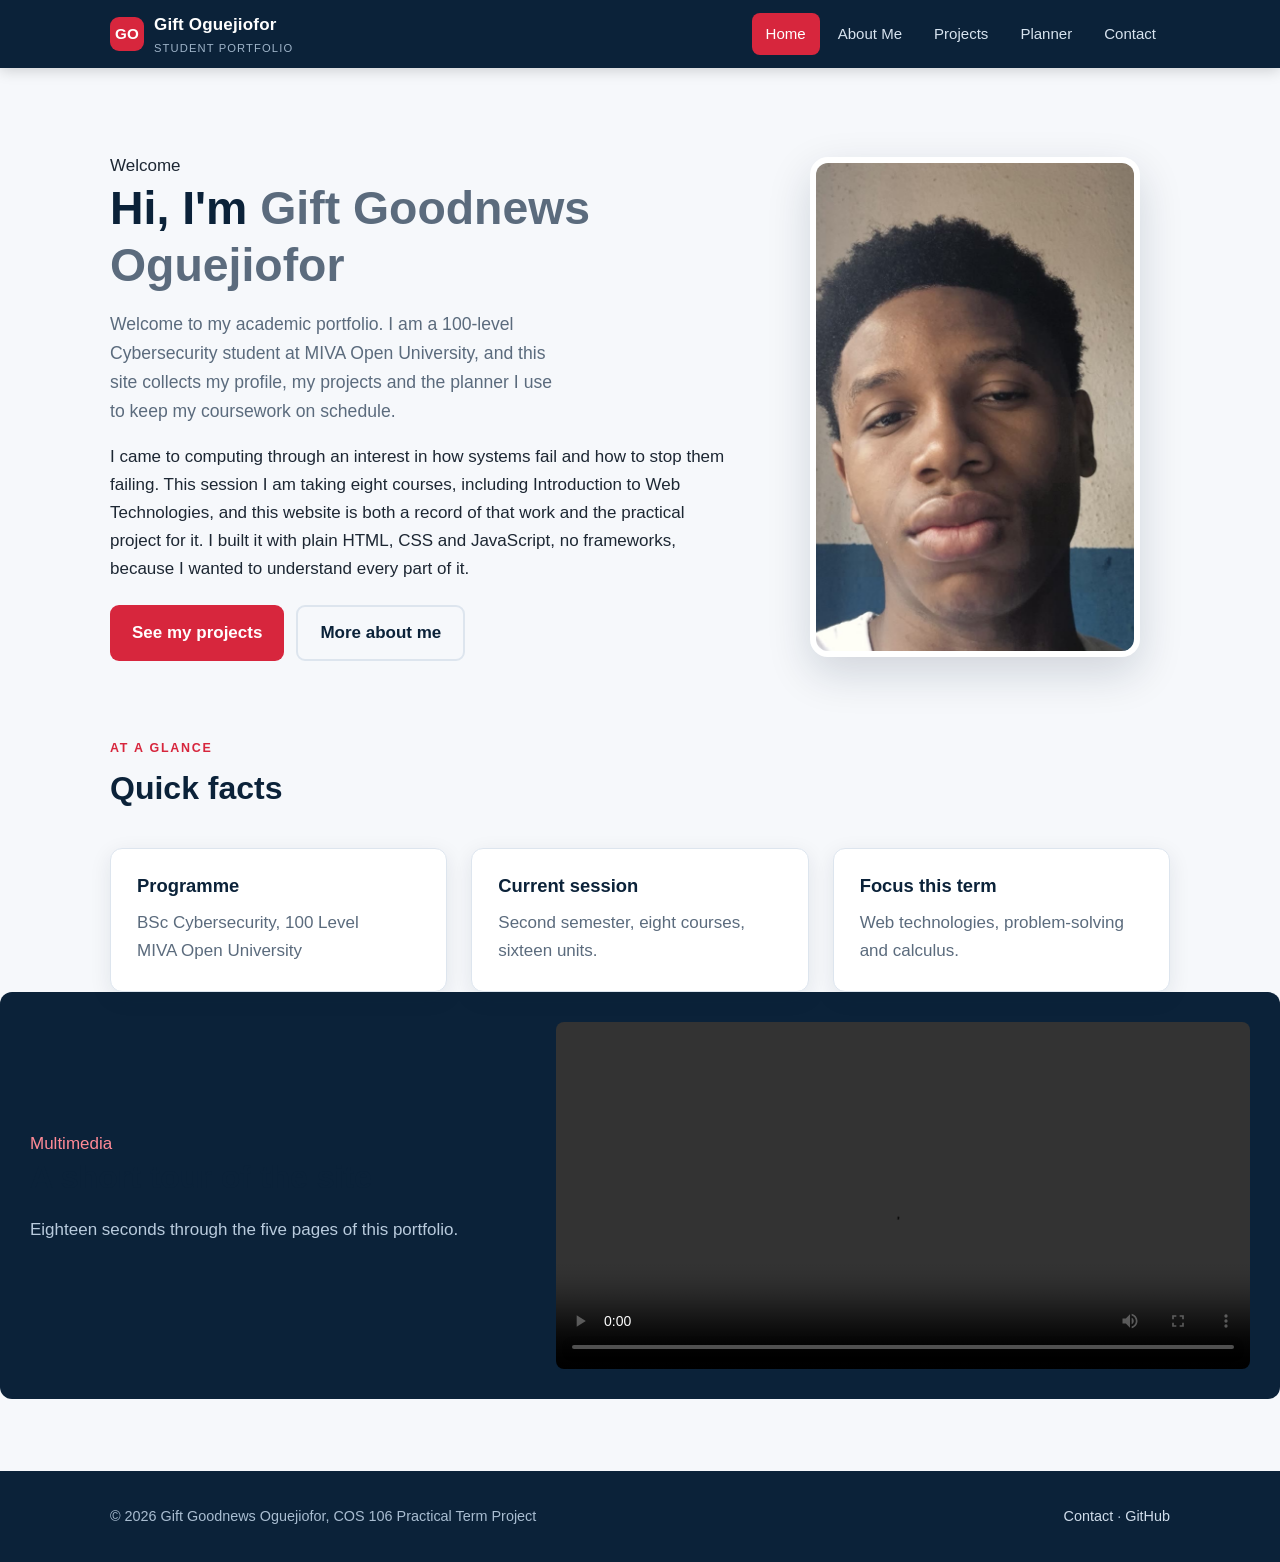
<file: index.html>
<!DOCTYPE html>
<html lang="en">
<head>
 <meta charset="UTF-8">
 <meta name="viewport" content="width=device-width, initial-scale=1.0">
 <title>Home | Gift Goodnews Oguejiofor, Student Portfolio</title>
 <meta name="description" content="Academic portfolio and study planner for a MIVA University student.">
 <link rel="stylesheet" href="css/style.css">
</head>
<body>

 <!-- ================= HEADER / NAVIGATION ================= -->
 <header class="site-header">
  <div class="container nav-bar">
   <a class="brand" href="index.html">
    <span class="mark" aria-hidden="true">GO</span>
    <span>
     Gift Oguejiofor
     <small>Student Portfolio</small>
    </span>
   </a>

   <button class="nav-toggle" id="navToggle" aria-expanded="false" aria-controls="navLinks" aria-label="Open menu">
    &#9776;
   </button>

   <nav aria-label="Main navigation">
    <ul class="nav-links" id="navLinks">
     <li><a href="index.html" aria-current="page">Home</a></li>
     <li><a href="about.html">About Me</a></li>
     <li><a href="projects.html">Projects</a></li>
     <li><a href="planner.html">Planner</a></li>
     <li><a href="contact.html">Contact</a></li>
    </ul>
   </nav>
  </div>
 </header>

 <main>
  <div class="container">

   <!-- ================= HERO ================= -->
   <section class="hero" aria-labelledby="heroTitle">
    <div class="hero-text">
     <span class="eyebrow">Welcome</span>
     <h1 id="heroTitle">Hi, I'm <span class="muted">Gift Goodnews Oguejiofor</span></h1>
     <p class="lead">
      Welcome to my academic portfolio. I am a 100-level Cybersecurity student at
      MIVA Open University, and this site collects my profile, my projects and the
      planner I use to keep my coursework on schedule.
     </p>
     <p>
      I came to computing through an interest in how systems fail and how to stop
      them failing. This session I am taking eight courses, including Introduction
      to Web Technologies, and this website is both a record of that work and the
      practical project for it. I built it with plain HTML, CSS and JavaScript, 
      no frameworks, because I wanted to understand every part of it.
     </p>
     <div class="btn-row">
      <a class="btn" href="projects.html">See my projects</a>
      <a class="btn btn--ghost" href="about.html">More about me</a>
     </div>
    </div>

    <figure class="hero-photo">
     <img src="images/photo.jpg" alt="Portrait photograph of Gift Goodnews Oguejiofor" width="400" height="500">
     <figcaption class="sr-only">Photograph of Gift Goodnews Oguejiofor</figcaption>
    </figure>
   </section>

   <!-- ================= QUICK FACTS ================= -->
   <section aria-labelledby="factsTitle">
    <div class="page-head">
     <span class="eyebrow">At a glance</span>
     <h2 id="factsTitle">Quick facts</h2>
    </div>

    <div class="card-grid">
     <article class="card">
      <h3>Programme</h3>
      <p class="muted">BSc Cybersecurity, 100 Level<br>MIVA Open University</p>
     </article>
     <article class="card">
      <h3>Current session</h3>
      <p class="muted">Second semester, eight courses, sixteen units.</p>
     </article>
     <article class="card">
      <h3>Focus this term</h3>
      <p class="muted">Web technologies, problem-solving and calculus.</p>
     </article>
    </div>
   </section>

  </div>
   <!-- ================= MULTIMEDIA ================= -->
  <section aria-labelledby="tourTitle">
   <div class="media-block">
    <div>
     <span class="eyebrow" style="color:#ff8a96">Multimedia</span>
     <h2 id="tourTitle" class="mt-0">A short tour of the site</h2>
     <p class="muted" style="color:#b9cbdd">
      Eighteen seconds through the five pages of this portfolio.
     </p>
    </div>
    <div>
     <video controls preload="metadata" src="media/site-tour.mp4">
      Your browser does not support the video element.
     </video>
    </div>
   </div>
  </section>

</main>

 <!-- ================= FOOTER ================= -->
 <footer class="site-footer">
  <div class="container footer-inner">
   <p style="margin:0">&copy; <span id="year">2026</span> Gift Goodnews Oguejiofor, COS 106 Practical Term Project</p>
   <p style="margin:0">
    <a href="contact.html">Contact</a> ·
    <a href="https://github.com/ggo-sys/student-portfolio" target="_blank" rel="noopener noreferrer">GitHub</a>
   </p>
  </div>
 </footer>

 <script src="js/main.js"></script>
</body>
</html>
</file>
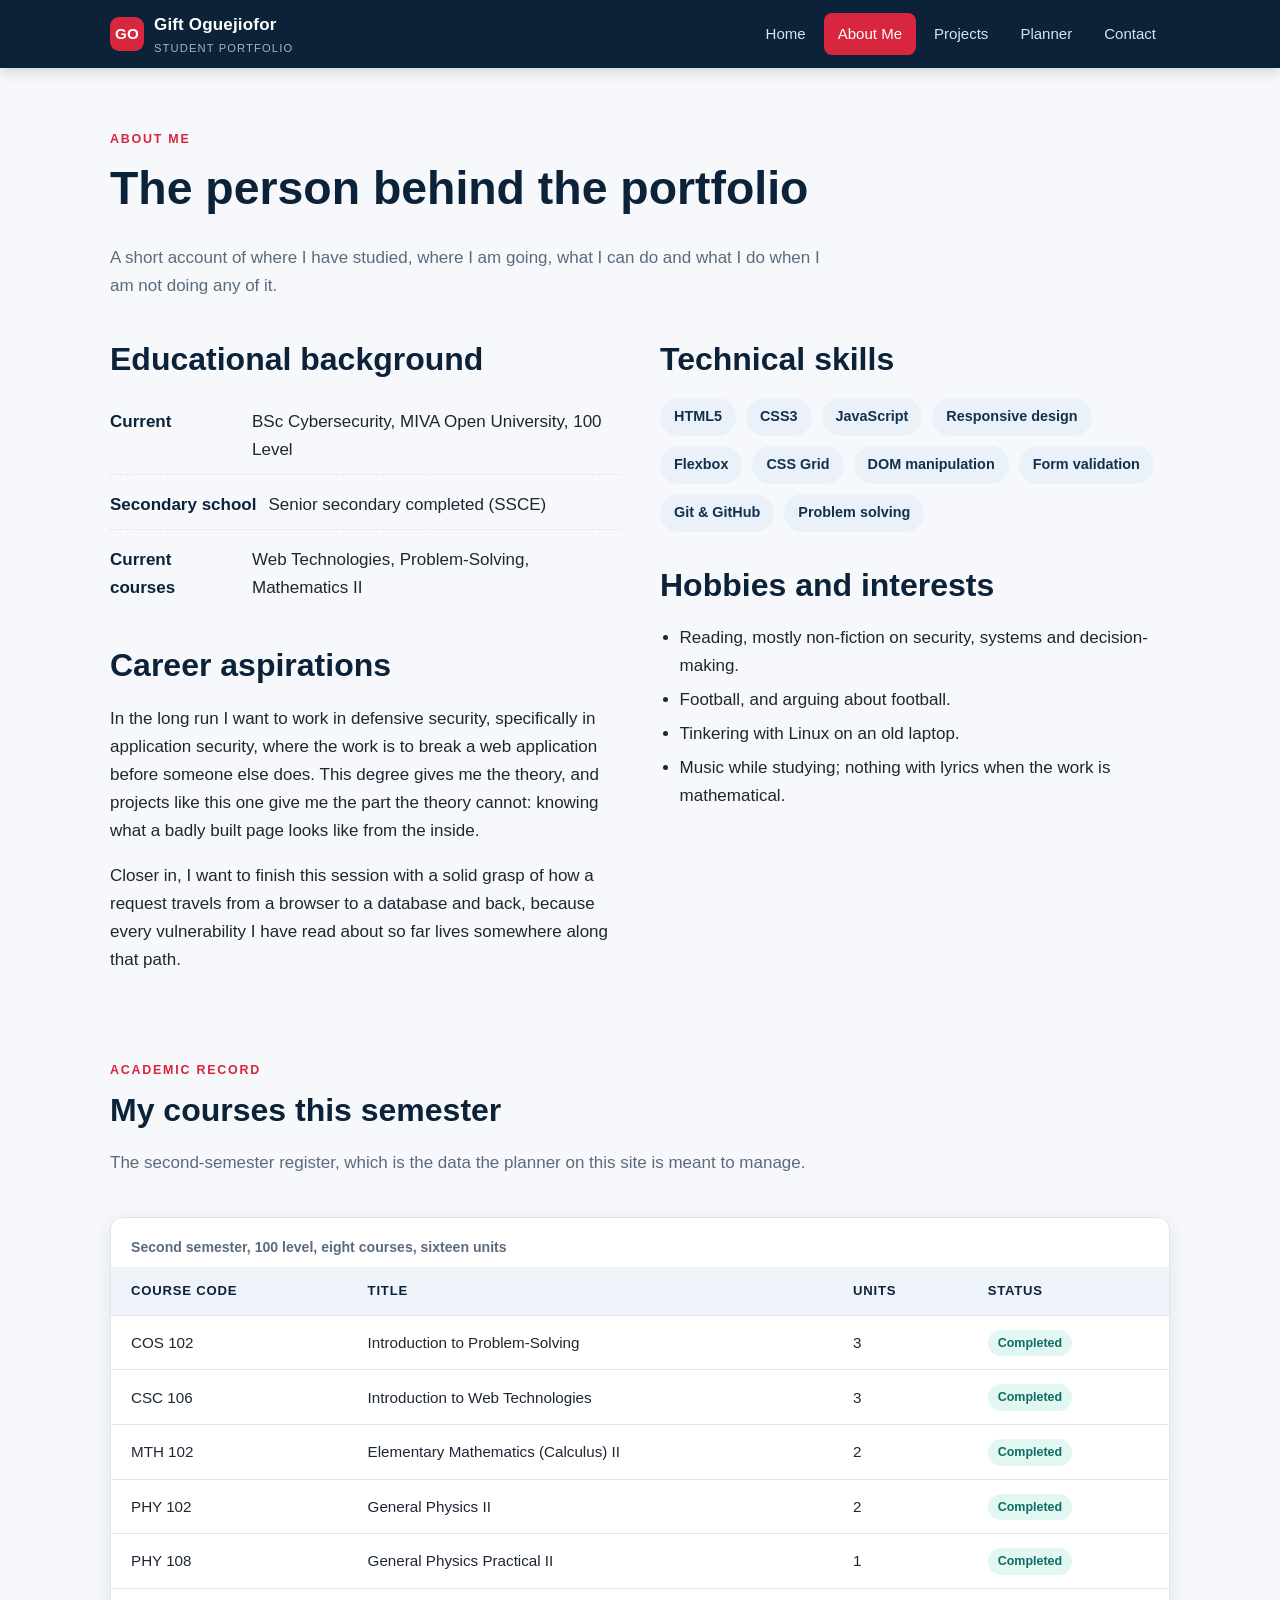
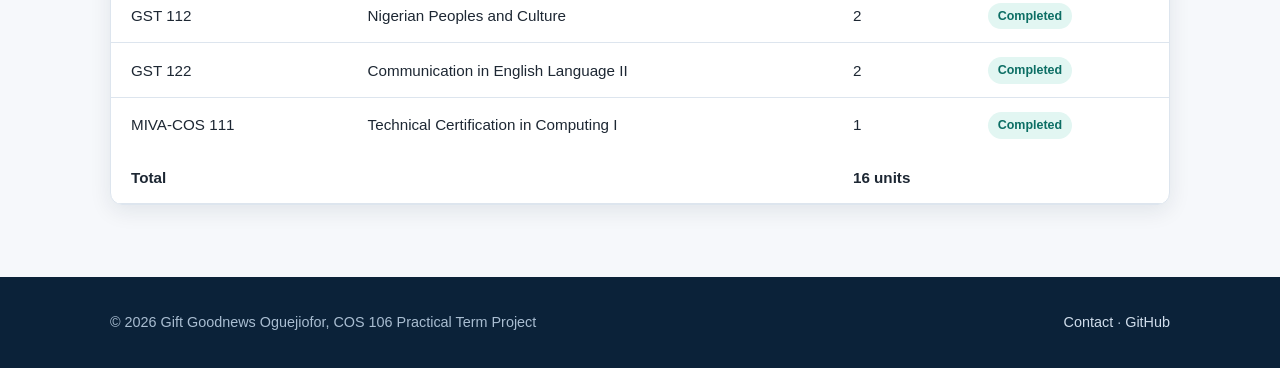
<file: about.html>
<!DOCTYPE html>
<html lang="en">
<head>
 <meta charset="UTF-8">
 <meta name="viewport" content="width=device-width, initial-scale=1.0">
 <title>About Me | Gift Goodnews Oguejiofor, Student Portfolio</title>
 <meta name="description" content="Educational background, career aspirations, technical skills and academic record.">
 <link rel="stylesheet" href="css/style.css">
</head>
<body>

 <header class="site-header">
  <div class="container nav-bar">
   <a class="brand" href="index.html">
    <span class="mark" aria-hidden="true">GO</span>
    <span>
     Gift Oguejiofor
     <small>Student Portfolio</small>
    </span>
   </a>

   <button class="nav-toggle" id="navToggle" aria-expanded="false" aria-controls="navLinks" aria-label="Open menu">
    &#9776;
   </button>

   <nav aria-label="Main navigation">
    <ul class="nav-links" id="navLinks">
     <li><a href="index.html">Home</a></li>
     <li><a href="about.html" aria-current="page">About Me</a></li>
     <li><a href="projects.html">Projects</a></li>
     <li><a href="planner.html">Planner</a></li>
     <li><a href="contact.html">Contact</a></li>
    </ul>
   </nav>
  </div>
 </header>

 <main>
  <div class="container">

   <div class="page-head">
    <span class="eyebrow">About me</span>
    <h1>The person behind the portfolio</h1>
    <p class="lead muted">
     A short account of where I have studied, where I am going, what I can do and
     what I do when I am not doing any of it.
    </p>
   </div>

   <!-- ================= BACKGROUND + ASPIRATIONS ================= -->
   <section class="about-grid" aria-labelledby="backgroundTitle">
    <div>
     <h2 id="backgroundTitle">Educational background</h2>
     <ul class="info-list">
      <li><strong>Current</strong><span>BSc Cybersecurity, MIVA Open University, 100 Level</span></li>
      <li><strong>Secondary school</strong><span>Senior secondary completed (SSCE)</span></li>
      <li><strong>Current courses</strong><span>Web Technologies, Problem-Solving, Mathematics II</span></li>
     </ul>

     <h2 style="margin-top:34px">Career aspirations</h2>
     <p>
      In the long run I want to work in defensive security, specifically in
      application security, where the work is to break a web application before
      someone else does. This degree gives me the theory, and projects like this one
      give me the part the theory cannot: knowing what a badly built page looks like
      from the inside.
     </p>
     <p>
      Closer in, I want to finish this session with a solid grasp of how a request
      travels from a browser to a database and back, because every vulnerability I
      have read about so far lives somewhere along that path.
     </p>
    </div>

    <div>
     <h2>Technical skills</h2>
     <ul class="skills">
      <li>HTML5</li>
      <li>CSS3</li>
      <li>JavaScript</li>
      <li>Responsive design</li>
      <li>Flexbox</li>
      <li>CSS Grid</li>
      <li>DOM manipulation</li>
      <li>Form validation</li>
      <li>Git &amp; GitHub</li>
      <li>Problem solving</li>
     </ul>

     <h2 style="margin-top:34px">Hobbies and interests</h2>
     <ul>
      <li>Reading, mostly non-fiction on security, systems and decision-making.</li>
      <li>Football, and arguing about football.</li>
      <li>Tinkering with Linux on an old laptop.</li>
      <li>Music while studying; nothing with lyrics when the work is mathematical.</li>
     </ul>
    </div>
   </section>

   <!-- ================= ACADEMIC RECORD TABLE ================= -->
   <section aria-labelledby="recordTitle">
    <div class="page-head">
     <span class="eyebrow">Academic record</span>
     <h2 id="recordTitle">My courses this semester</h2>
     <p class="muted">
      The second-semester register, which is the data the planner on this site is
      meant to manage.
     </p>
    </div>

    <div class="table-wrap">
     <table>
      <caption>Second semester, 100 level, eight courses, sixteen units</caption>
      <thead>
       <tr>
        <th scope="col">Course code</th>
        <th scope="col">Title</th>
        <th scope="col">Units</th>
        <th scope="col">Status</th>
       </tr>
      </thead>
      <tbody>
       <tr>
        <td>COS 102</td>
        <td>Introduction to Problem-Solving</td>
        <td>3</td>
        <td><span class="status status--done">Completed</span></td>
       </tr>
       <tr>
        <td>CSC 106</td>
        <td>Introduction to Web Technologies</td>
        <td>3</td>
        <td><span class="status status--done">Completed</span></td>
       </tr>
       <tr>
        <td>MTH 102</td>
        <td>Elementary Mathematics (Calculus) II</td>
        <td>2</td>
        <td><span class="status status--done">Completed</span></td>
       </tr>
       <tr>
        <td>PHY 102</td>
        <td>General Physics II</td>
        <td>2</td>
        <td><span class="status status--done">Completed</span></td>
       </tr>
       <tr>
        <td>PHY 108</td>
        <td>General Physics Practical II</td>
        <td>1</td>
        <td><span class="status status--done">Completed</span></td>
       </tr>
       <tr>
        <td>GST 112</td>
        <td>Nigerian Peoples and Culture</td>
        <td>2</td>
        <td><span class="status status--done">Completed</span></td>
       </tr>
       <tr>
        <td>GST 122</td>
        <td>Communication in English Language II</td>
        <td>2</td>
        <td><span class="status status--done">Completed</span></td>
       </tr>
       <tr>
        <td>MIVA-COS 111</td>
        <td>Technical Certification in Computing I</td>
        <td>1</td>
        <td><span class="status status--done">Completed</span></td>
       </tr>
      </tbody>
      <tfoot>
       <tr>
        <th scope="row" colspan="2">Total</th>
        <td colspan="2"><strong>16 units</strong></td>
       </tr>
      </tfoot>
     </table>
    </div>
   </section>

  </div>
 </main>

 <footer class="site-footer">
  <div class="container footer-inner">
   <p style="margin:0">&copy; <span id="year">2026</span> Gift Goodnews Oguejiofor, COS 106 Practical Term Project</p>
   <p style="margin:0">
    <a href="contact.html">Contact</a> ·
    <a href="https://github.com/ggo-sys/student-portfolio" target="_blank" rel="noopener noreferrer">GitHub</a>
   </p>
  </div>
 </footer>

 <script src="js/main.js"></script>
</body>
</html>
</file>
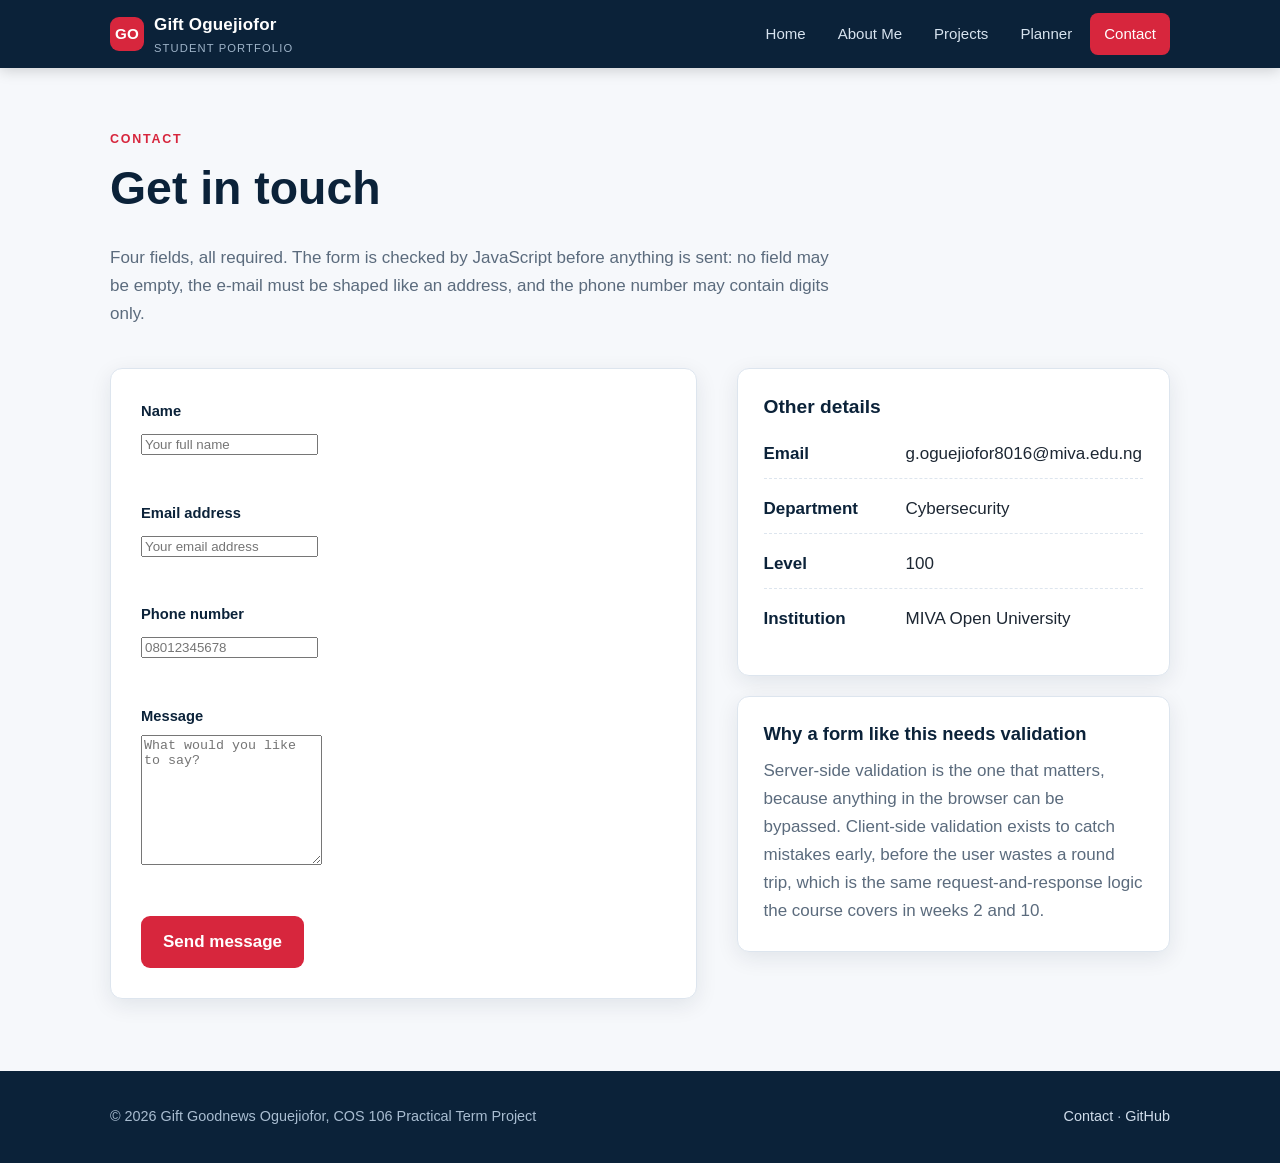
<file: contact.html>
﻿<!DOCTYPE html>
<html lang="en">
<head>
 <meta charset="UTF-8">
 <meta name="viewport" content="width=device-width, initial-scale=1.0">
 <title>Contact | Gift Goodnews Oguejiofor, Student Portfolio</title>
 <meta name="description" content="Contact form with JavaScript validation.">
 <link rel="stylesheet" href="css/style.css">
</head>
<body>

 <header class="site-header">
  <div class="container nav-bar">
   <a class="brand" href="index.html">
    <span class="mark" aria-hidden="true">GO</span>
    <span>
     Gift Oguejiofor
     <small>Student Portfolio</small>
    </span>
   </a>

   <button class="nav-toggle" id="navToggle" aria-expanded="false" aria-controls="navLinks" aria-label="Open menu">
    &#9776;
   </button>

   <nav aria-label="Main navigation">
    <ul class="nav-links" id="navLinks">
     <li><a href="index.html">Home</a></li>
     <li><a href="about.html">About Me</a></li>
     <li><a href="projects.html">Projects</a></li>
     <li><a href="planner.html">Planner</a></li>
     <li><a href="contact.html" aria-current="page">Contact</a></li>
    </ul>
   </nav>
  </div>
 </header>

 <main>
  <div class="container">

   <div class="page-head">
    <span class="eyebrow">Contact</span>
    <h1>Get in touch</h1>
    <p class="lead muted">
     Four fields, all required. The form is checked by JavaScript before anything is
     sent: no field may be empty, the e-mail must be shaped like an address, and the
     phone number may contain digits only.
    </p>
   </div>

   <div class="contact-grid">

    <!-- ================= FORM ================= -->
    <section aria-labelledby="formTitle">
     <h2 id="formTitle" class="sr-only">Contact form</h2>

     <form class="form-card" id="contactForm" novalidate>
      <div class="field">
       <label for="name">Name</label>
       <input type="text" id="name" name="name" placeholder="Your full name" autocomplete="name">
       <span class="error-msg" id="nameError" role="alert"></span>
      </div>

      <div class="field">
       <label for="email">Email address</label>
       <input type="email" id="email" name="email" placeholder="Your email address" autocomplete="email">
       <span class="error-msg" id="emailError" role="alert"></span>
      </div>

      <div class="field">
       <label for="phone">Phone number</label>
       <input type="tel" id="phone" name="phone" placeholder="08012345678" autocomplete="tel" maxlength="11">
       <span class="error-msg" id="phoneError" role="alert"></span>
      </div>

      <div class="field">
       <label for="message">Message</label>
       <textarea id="message" name="message" placeholder="What would you like to say?"></textarea>
       <span class="error-msg" id="messageError" role="alert"></span>
      </div>

      <button type="submit" class="btn">Send message</button>

      <p class="form-status" id="formStatus" role="status" aria-live="polite"></p>
     </form>
    </section>

    <!-- ================= SIDE INFO ================= -->
    <aside aria-labelledby="detailsTitle">
     <div class="card">
      <h2 id="detailsTitle" style="font-size:1.2rem">Other details</h2>
      <ul class="info-list" style="margin-bottom:0">
       <li><strong>Email</strong><span>g.oguejiofor8016@miva.edu.ng</span></li>
       <li><strong>Department</strong><span>Cybersecurity</span></li>
       <li><strong>Level</strong><span>100</span></li>
       <li><strong>Institution</strong><span>MIVA Open University</span></li>
      </ul>
     </div>

     <div class="card" style="margin-top:20px">
      <h3>Why a form like this needs validation</h3>
      <p class="muted" style="margin-bottom:0">
       Server-side validation is the one that matters, because anything in the browser
       can be bypassed. Client-side validation exists to catch mistakes early, before
       the user wastes a round trip, which is the same request-and-response logic the
       course covers in weeks 2 and 10.
      </p>
     </div>
    </aside>

   </div>
  </div>
 </main>

 <footer class="site-footer">
  <div class="container footer-inner">
   <p style="margin:0">&copy; <span id="year">2026</span> Gift Goodnews Oguejiofor, COS 106 Practical Term Project</p>
   <p style="margin:0">
    <a href="contact.html">Contact</a> ·
    <a href="https://github.com/ggo-sys/student-portfolio" target="_blank" rel="noopener noreferrer">GitHub</a>
   </p>
  </div>
 </footer>

 <script src="js/main.js"></script>
 <script src="js/contact.js"></script>
</body>
</html>
</file>
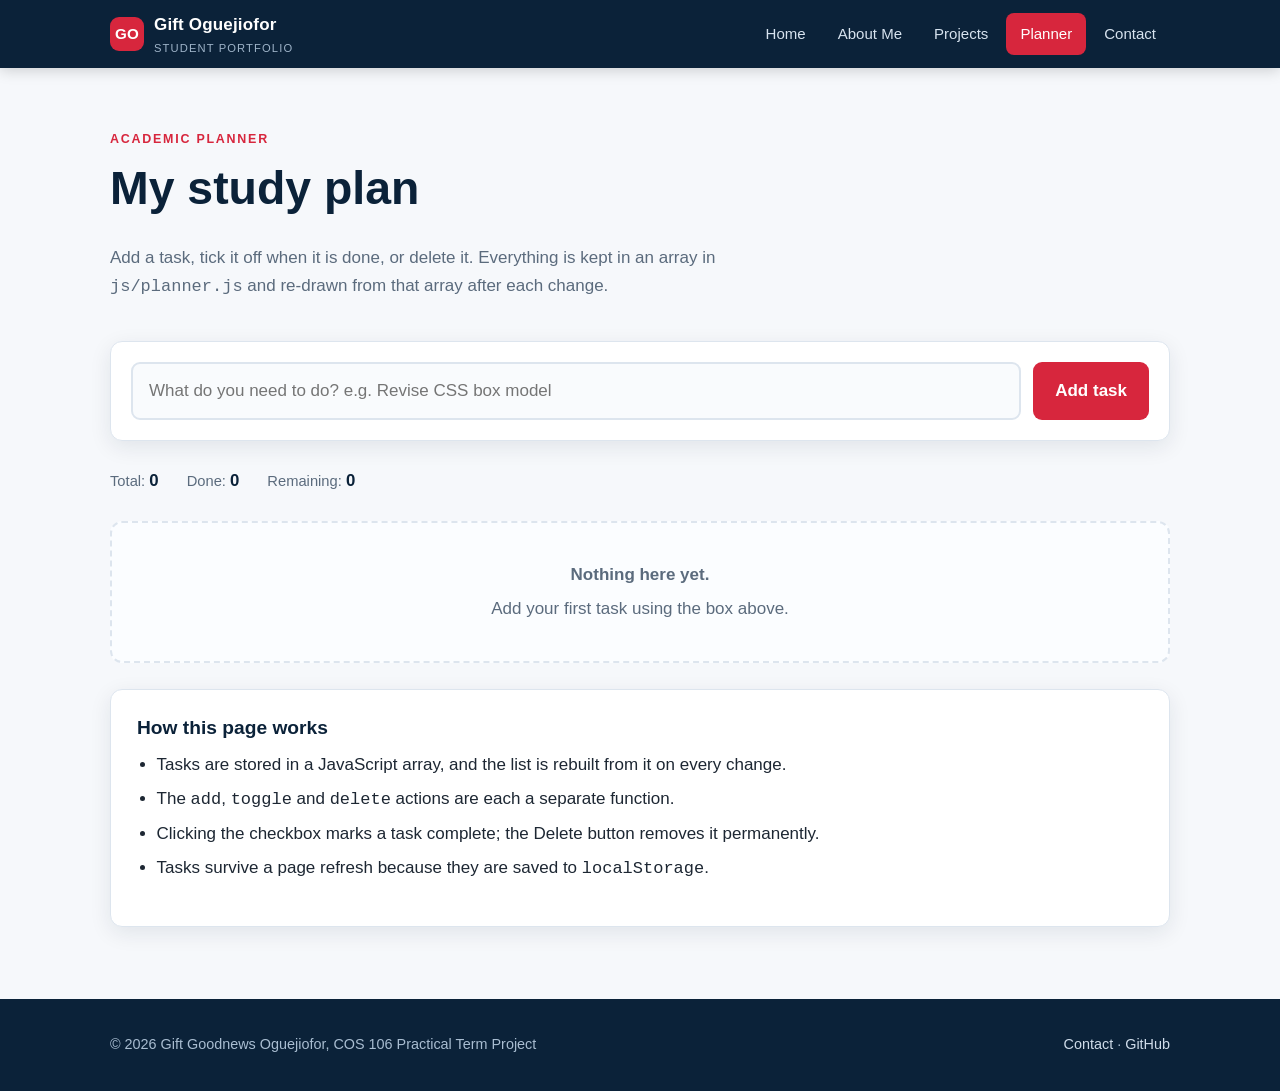
<file: planner.html>
﻿<!DOCTYPE html>
<html lang="en">
<head>
 <meta charset="UTF-8">
 <meta name="viewport" content="width=device-width, initial-scale=1.0">
 <title>Academic Planner | Gift Goodnews Oguejiofor, Student Portfolio</title>
 <meta name="description" content="An interactive study planner: add tasks, mark them complete and delete them.">
 <link rel="stylesheet" href="css/style.css">
</head>
<body>

 <header class="site-header">
  <div class="container nav-bar">
   <a class="brand" href="index.html">
    <span class="mark" aria-hidden="true">GO</span>
    <span>
     Gift Oguejiofor
     <small>Student Portfolio</small>
    </span>
   </a>

   <button class="nav-toggle" id="navToggle" aria-expanded="false" aria-controls="navLinks" aria-label="Open menu">
    &#9776;
   </button>

   <nav aria-label="Main navigation">
    <ul class="nav-links" id="navLinks">
     <li><a href="index.html">Home</a></li>
     <li><a href="about.html">About Me</a></li>
     <li><a href="projects.html">Projects</a></li>
     <li><a href="planner.html" aria-current="page">Planner</a></li>
     <li><a href="contact.html">Contact</a></li>
    </ul>
   </nav>
  </div>
 </header>

 <main>
  <div class="container">

   <div class="page-head">
    <span class="eyebrow">Academic planner</span>
    <h1>My study plan</h1>
    <p class="lead muted">
     Add a task, tick it off when it is done, or delete it. Everything is kept in an
     array in <code>js/planner.js</code> and re-drawn from that array after each change.
    </p>
   </div>

   <div class="planner">

    <!-- ================= ADD A TASK ================= -->
    <form class="planner-form" id="taskForm" autocomplete="off">
     <label for="taskInput" class="sr-only">New task</label>
     <input
      type="text"
      id="taskInput"
      name="task"
      placeholder="What do you need to do? e.g. Revise CSS box model"
      maxlength="120"
      required>
     <button type="submit" class="btn">Add task</button>
    </form>

    <!-- ================= STATS ================= -->
    <div class="task-stats" aria-live="polite">
     <span>Total: <strong id="statTotal">0</strong></span>
     <span>Done: <strong id="statDone">0</strong></span>
     <span>Remaining: <strong id="statLeft">0</strong></span>
    </div>

    <!-- ================= TASK LIST ================= -->
    <section aria-labelledby="listTitle">
     <h2 id="listTitle" class="sr-only">Tasks</h2>

     <div class="empty-state" id="emptyState">
      <p style="margin:0"><strong>Nothing here yet.</strong></p>
      <p style="margin:6px 0 0">Add your first task using the box above.</p>
     </div>

     <ul class="task-list" id="taskList"></ul>
    </section>

    <section aria-labelledby="tipsTitle">
     <div class="card">
      <h2 id="tipsTitle" style="font-size:1.2rem">How this page works</h2>
      <ul class="mt-0">
       <li>Tasks are stored in a JavaScript array, and the list is rebuilt from it on every change.</li>
       <li>The <code>add</code>, <code>toggle</code> and <code>delete</code> actions are each a separate function.</li>
       <li>Clicking the checkbox marks a task complete; the Delete button removes it permanently.</li>
       <li>Tasks survive a page refresh because they are saved to <code>localStorage</code>.</li>
      </ul>
     </div>
    </section>

   </div>
  </div>
 </main>

 <footer class="site-footer">
  <div class="container footer-inner">
   <p style="margin:0">&copy; <span id="year">2026</span> Gift Goodnews Oguejiofor, COS 106 Practical Term Project</p>
   <p style="margin:0">
    <a href="contact.html">Contact</a> ·
    <a href="https://github.com/ggo-sys/student-portfolio" target="_blank" rel="noopener noreferrer">GitHub</a>
   </p>
  </div>
 </footer>

 <script src="js/main.js"></script>
 <script src="js/planner.js"></script>
</body>
</html>
</file>
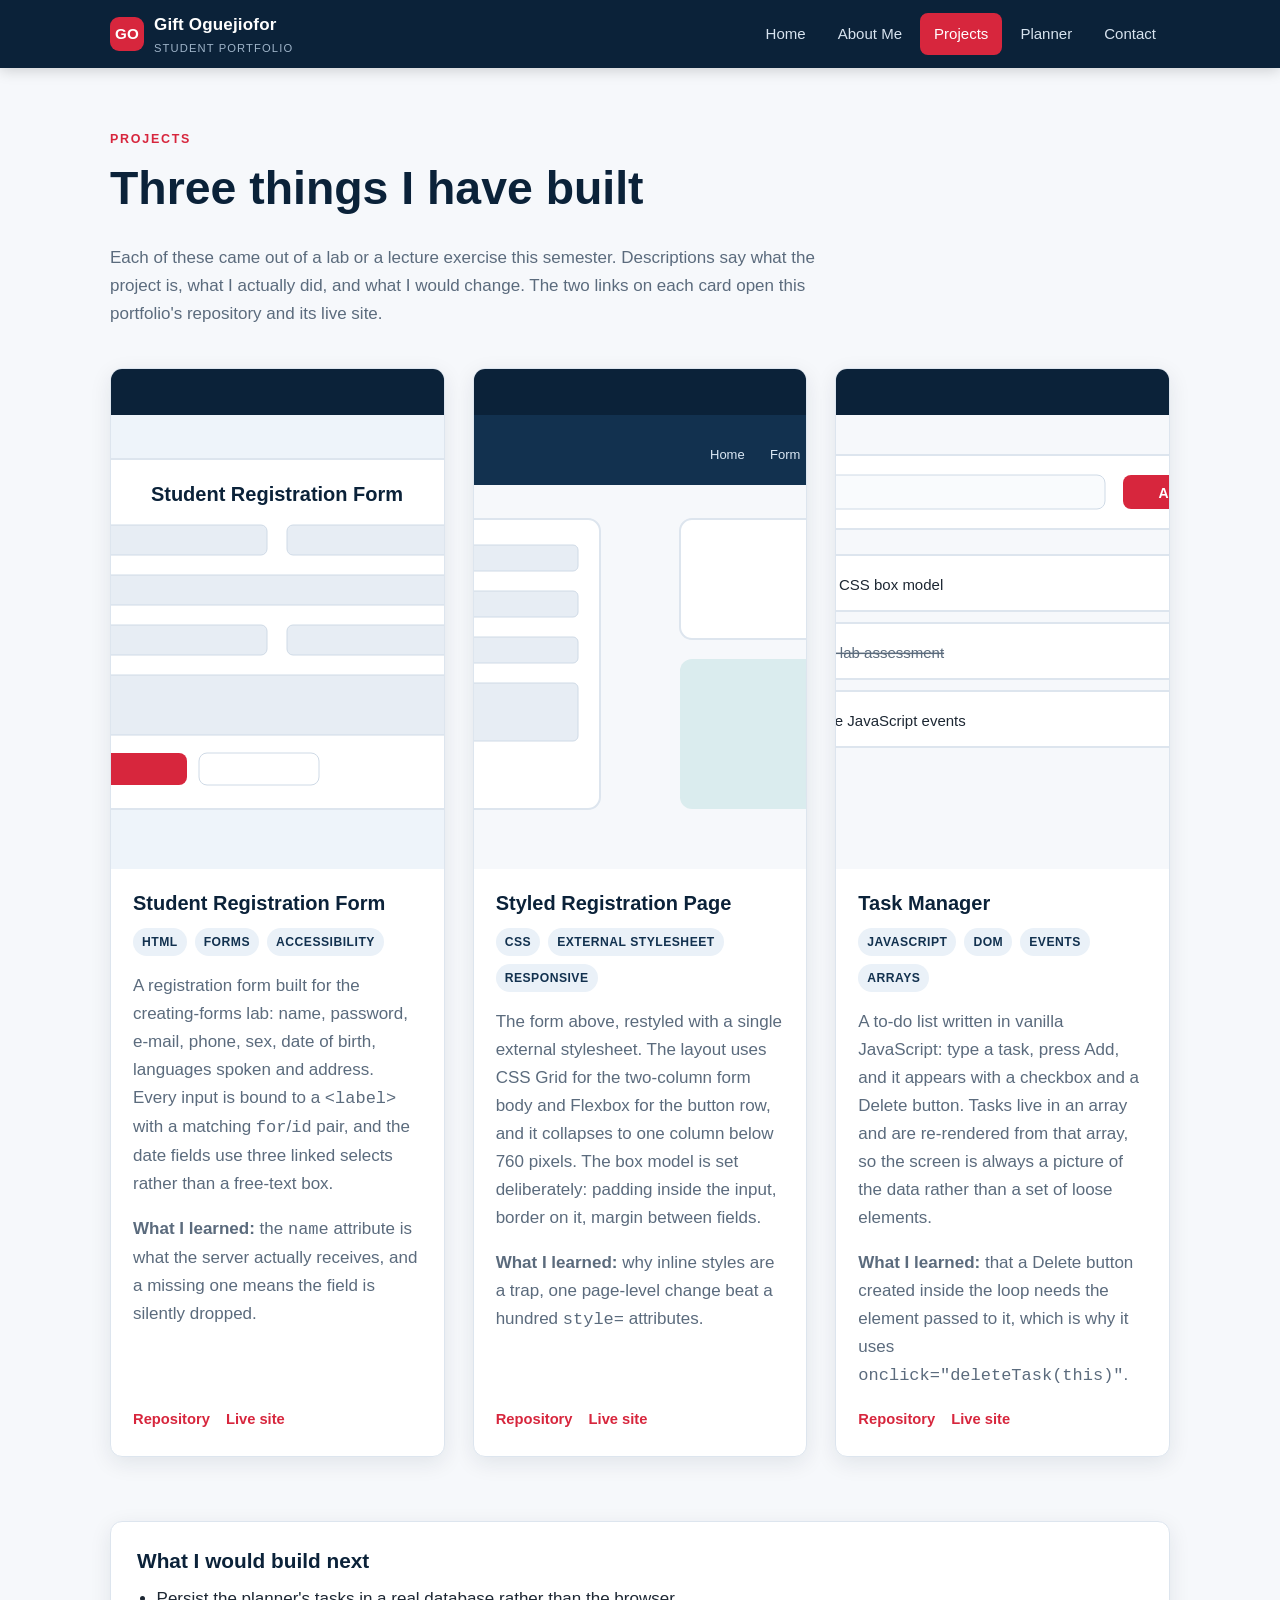
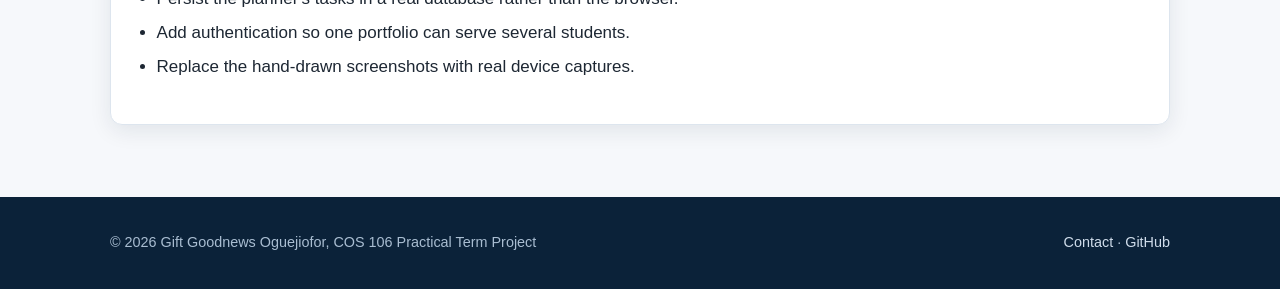
<file: projects.html>
<!DOCTYPE html>
<html lang="en">
<head>
 <meta charset="UTF-8">
 <meta name="viewport" content="width=device-width, initial-scale=1.0">
 <title>Projects | Gift Goodnews Oguejiofor, Student Portfolio</title>
 <meta name="description" content="Three sample projects built while studying Introduction to Web Technologies.">
 <link rel="stylesheet" href="css/style.css">
</head>
<body>

 <header class="site-header">
  <div class="container nav-bar">
   <a class="brand" href="index.html">
    <span class="mark" aria-hidden="true">GO</span>
    <span>
     Gift Oguejiofor
     <small>Student Portfolio</small>
    </span>
   </a>

   <button class="nav-toggle" id="navToggle" aria-expanded="false" aria-controls="navLinks" aria-label="Open menu">
    &#9776;
   </button>

   <nav aria-label="Main navigation">
    <ul class="nav-links" id="navLinks">
     <li><a href="index.html">Home</a></li>
     <li><a href="about.html">About Me</a></li>
     <li><a href="projects.html" aria-current="page">Projects</a></li>
     <li><a href="planner.html">Planner</a></li>
     <li><a href="contact.html">Contact</a></li>
    </ul>
   </nav>
  </div>
 </header>

 <main>
  <div class="container">

   <div class="page-head">
    <span class="eyebrow">Projects</span>
    <h1>Three things I have built</h1>
    <p class="lead muted">
     Each of these came out of a lab or a lecture exercise this semester. Descriptions
     say what the project is, what I actually did, and what I would change. The two links on each card open this portfolio's repository and its live site.
    </p>
   </div>

   <section class="project-grid" aria-label="Project list">

    <!-- ---------- PROJECT 1 ---------- -->
    <article class="project">
     <img src="images/project-1.svg" alt="Screenshot of the student registration form project" width="800" height="500">
     <div class="body">
      <h2 style="font-size:1.25rem">Student Registration Form</h2>
      <ul class="tags" aria-label="Technologies used">
       <li>HTML</li>
       <li>Forms</li>
       <li>Accessibility</li>
      </ul>
      <p>
       A registration form built for the creating-forms lab: name, password, e-mail,
       phone, sex, date of birth, languages spoken and address. Every input is bound
       to a <code>&lt;label&gt;</code> with a matching <code>for</code>/<code>id</code>
       pair, and the date fields use three linked selects rather than a free-text box.
      </p>
      <p>
       <strong>What I learned:</strong> the <code>name</code> attribute is what the
       server actually receives, and a missing one means the field is silently dropped.
      </p>
      <div class="links">
       <a href="https://github.com/ggo-sys/student-portfolio" aria-label="View the registration form repository on GitHub">Repository</a>
       <a href="https://ggo-sys.github.io/student-portfolio/" aria-label="Open the live site">Live site</a>
      </div>
     </div>
    </article>

    <!-- ---------- PROJECT 2 ---------- -->
    <article class="project">
     <img src="images/project-2.svg" alt="Screenshot of the CSS-styled registration page" width="800" height="500">
     <div class="body">
      <h2 style="font-size:1.25rem">Styled Registration Page</h2>
      <ul class="tags" aria-label="Technologies used">
       <li>CSS</li>
       <li>External stylesheet</li>
       <li>Responsive</li>
      </ul>
      <p>
       The form above, restyled with a single external stylesheet. The layout uses
       CSS Grid for the two-column form body and Flexbox for the button row, and it
       collapses to one column below 760 pixels. The box model is set deliberately:
       padding inside the input, border on it, margin between fields.
      </p>
      <p>
       <strong>What I learned:</strong> why inline styles are a trap, one page-level
       change beat a hundred <code>style=</code> attributes.
      </p>
      <div class="links">
       <a href="https://github.com/ggo-sys/student-portfolio" aria-label="View the styled registration page repository on GitHub">Repository</a>
       <a href="https://ggo-sys.github.io/student-portfolio/" aria-label="Open the live site">Live site</a>
      </div>
     </div>
    </article>

    <!-- ---------- PROJECT 3 ---------- -->
    <article class="project">
     <img src="images/project-3.svg" alt="Screenshot of the task manager application" width="800" height="500">
     <div class="body">
      <h2 style="font-size:1.25rem">Task Manager</h2>
      <ul class="tags" aria-label="Technologies used">
       <li>JavaScript</li>
       <li>DOM</li>
       <li>Events</li>
       <li>Arrays</li>
      </ul>
      <p>
       A to-do list written in vanilla JavaScript: type a task, press Add, and it
       appears with a checkbox and a Delete button. Tasks live in an array and are
       re-rendered from that array, so the screen is always a picture of the data
       rather than a set of loose elements.
      </p>
      <p>
       <strong>What I learned:</strong> that a Delete button created inside the loop
       needs the element passed to it, which is why it uses
       <code>onclick="deleteTask(this)"</code>.
      </p>
      <div class="links">
       <a href="https://github.com/ggo-sys/student-portfolio" aria-label="View the task manager repository on GitHub">Repository</a>
       <a href="https://ggo-sys.github.io/student-portfolio/" aria-label="Open the live site">Live site</a>
      </div>
     </div>
    </article>

   </section>

   <!-- ================= EXTRA CONTEXT ================= -->
   <section aria-labelledby="nextTitle" style="margin-top:64px">
    <div class="card">
     <h2 id="nextTitle" style="font-size:1.3rem">What I would build next</h2>
     <ul class="mt-0">
      <li>Persist the planner's tasks in a real database rather than the browser.</li>
      <li>Add authentication so one portfolio can serve several students.</li>
      <li>Replace the hand-drawn screenshots with real device captures.</li>
     </ul>
    </div>
   </section>

  </div>
 </main>

 <footer class="site-footer">
  <div class="container footer-inner">
   <p style="margin:0">&copy; <span id="year">2026</span> Gift Goodnews Oguejiofor, COS 106 Practical Term Project</p>
   <p style="margin:0">
    <a href="contact.html">Contact</a> ·
    <a href="https://github.com/ggo-sys/student-portfolio" target="_blank" rel="noopener noreferrer">GitHub</a>
   </p>
  </div>
 </footer>

 <script src="js/main.js"></script>
</body>
</html>
</file>
<file: css/style.css>
/* ==========================================================================
  CSC 106, Student Portfolio & Academic Management Website
  Single external stylesheet, linked by every page.
  Sections: variables > reset > layout > header/nav > footer > components >
       planner > form > utilities > responsive
  ========================================================================== */

/* ---------- 1. Design tokens (consistent colour scheme) ---------- */
:root {
 --navy: #0b2239;
 --navy-soft: #12314f;
 --accent: #d7263d;
 --accent-dark: #b01c30;
 --teal: #12968a;
 --ink: #1d2733;
 --muted: #5b6b7d;
 --bg: #f6f8fb;
 --card: #ffffff;
 --border: #dde5ee;
 --radius: 12px;
 --shadow: 0 6px 22px rgba(11, 34, 57, 0.09);
 --shadow-lg: 0 16px 44px rgba(11, 34, 57, 0.16);
 --max: 1100px;
 --ease: 220ms ease;
}

/* ---------- 2. Reset ---------- */
*,
*::before,
*::after { box-sizing: border-box; }

html { scroll-behavior: smooth; }

body {
 margin: 0;
 font-family: "Segoe UI", Roboto, "Helvetica Neue", Arial, sans-serif;
 font-size: 17px;
 line-height: 1.65;
 color: var(--ink);
 background: var(--bg);
}

img { max-width: 100%; display: block; }
figure { margin: 0; }
h1, h2, h3, h4 { line-height: 1.22; margin: 0 0 0.6em; color: var(--navy); }
h1 { font-size: clamp(1.9rem, 4.2vw, 2.9rem); }
h2 { font-size: clamp(1.45rem, 3vw, 2rem); }
h3 { font-size: 1.15rem; }
p { margin: 0 0 1em; }
a { color: var(--accent); text-decoration: none; transition: color var(--ease); }
a:hover { color: var(--accent-dark); }
ul { margin: 0 0 1em; padding-left: 1.15em; }
li { margin-bottom: 0.35em; }

/* keyboard focus stays visible everywhere */
a:focus-visible,
button:focus-visible,
input:focus-visible,
textarea:focus-visible,
select:focus-visible {
 outline: 3px solid var(--teal);
 outline-offset: 2px;
}

/* ---------- 3. Layout ---------- */
.container {
 width: 100%;
 max-width: var(--max);
 margin: 0 auto;
 padding: 0 20px;
}

main { display: block; padding: 56px 0 72px; }
main > .container > section + section { margin-top: 64px; }

.page-head { max-width: 720px; margin-bottom: 40px; }
.page-head .eyebrow {
 display: inline-block;
 font-size: 0.78rem;
 letter-spacing: 0.14em;
 text-transform: uppercase;
 font-weight: 700;
 color: var(--accent);
 margin-bottom: 10px;
}

/* ---------- 4. Header and navigation ---------- */
.site-header {
 position: sticky;
 top: 0;
 z-index: 50;
 background: var(--navy);
 box-shadow: 0 2px 14px rgba(0, 0, 0, 0.18);
}

.nav-bar {
 display: flex;
 align-items: center;
 justify-content: space-between;
 gap: 20px;
 min-height: 68px;
}

.brand {
 display: flex;
 align-items: center;
 gap: 10px;
 color: #fff;
 font-weight: 700;
 letter-spacing: 0.01em;
}
.brand:hover { color: #fff; }
.brand .mark {
 display: grid;
 place-items: center;
 width: 34px;
 height: 34px;
 border-radius: 9px;
 background: var(--accent);
 color: #fff;
 font-size: 0.95rem;
}
.brand small {
 display: block;
 font-size: 0.7rem;
 font-weight: 500;
 letter-spacing: 0.1em;
 text-transform: uppercase;
 color: #9fb4c9;
}

/* nav list */
.nav-links {
 display: flex;
 align-items: center;
 gap: 4px;
 list-style: none;
 margin: 0;
 padding: 0;
}
.nav-links li { margin: 0; }
.nav-links a {
 display: block;
 padding: 9px 14px;
 border-radius: 8px;
 color: #d7e3ef;
 font-size: 0.94rem;
 font-weight: 500;
 transition: background var(--ease), color var(--ease);
}
.nav-links a:hover { background: var(--navy-soft); color: #fff; }
.nav-links a[aria-current="page"] {
 background: var(--accent);
 color: #fff;
}

/* mobile menu button */
.nav-toggle {
 display: none;
 width: 44px;
 height: 44px;
 border: 1px solid #33506f;
 border-radius: 9px;
 background: transparent;
 color: #fff;
 font-size: 1.25rem;
 cursor: pointer;
 transition: background var(--ease);
}
.nav-toggle:hover { background: var(--navy-soft); }

/* ---------- 5. Hero (homepage) ---------- */
.hero {
 display: grid;
 grid-template-columns: 1.35fr 0.85fr;
 gap: 48px;
 align-items: center;
 padding: 28px 0 8px;
}
.hero-text h1 { margin-bottom: 0.35em; }
.hero-text .lead { font-size: 1.1rem; color: var(--muted); max-width: 46ch; }
.hero-photo {
 position: relative;
 justify-self: center;
 width: 100%;
 max-width: 330px;
}
.hero-photo img {
 width: 100%;
 aspect-ratio: 4 / 5;
 object-fit: cover;
 border-radius: 18px;
 box-shadow: var(--shadow-lg);
 border: 6px solid #fff;
 background: #e7edf4;
}

/* ---------- 6. Buttons ---------- */
.btn {
 display: inline-flex;
 align-items: center;
 gap: 8px;
 padding: 12px 22px;
 border: 0;
 border-radius: 9px;
 background: var(--accent);
 color: #fff;
 font: inherit;
 font-weight: 600;
 cursor: pointer;
 transition: transform var(--ease), background var(--ease), box-shadow var(--ease);
}
.btn:hover {
 background: var(--accent-dark);
 color: #fff;
 transform: translateY(-2px);
 box-shadow: 0 8px 20px rgba(215, 38, 61, 0.3);
}
.btn:active { transform: translateY(0); }
.btn--ghost {
 background: transparent;
 color: var(--navy);
 border: 2px solid var(--border);
}
.btn--ghost:hover {
 background: #fff;
 color: var(--navy);
 border-color: var(--navy);
 box-shadow: var(--shadow);
}
.btn-row { display: flex; flex-wrap: wrap; gap: 12px; margin-top: 22px; }

/* ---------- 7. Cards / grids (CSS Grid) ---------- */
.card {
 background: var(--card);
 border: 1px solid var(--border);
 border-radius: var(--radius);
 padding: 26px;
 box-shadow: var(--shadow);
 transition: transform var(--ease), box-shadow var(--ease);
}
.card h3 { margin-top: 0; }
.card p:last-child { margin-bottom: 0; }

.card-grid {
 display: grid;
 grid-template-columns: repeat(auto-fit, minmax(260px, 1fr));
 gap: 24px;
}

/* project cards */
.project-grid {
 display: grid;
 grid-template-columns: repeat(auto-fit, minmax(290px, 1fr));
 gap: 28px;
}
.project {
 display: flex;
 flex-direction: column;
 overflow: hidden;
 background: var(--card);
 border: 1px solid var(--border);
 border-radius: var(--radius);
 box-shadow: var(--shadow);
 transition: transform var(--ease), box-shadow var(--ease);
}
.project:hover { transform: translateY(-6px); box-shadow: var(--shadow-lg); }
.project img {
 width: 100%;
 aspect-ratio: 16 / 10;
 object-fit: cover;
 background: #e7edf4;
}
.project .body { padding: 22px 22px 24px; display: flex; flex-direction: column; flex: 1; }
.project .body p { color: var(--muted); flex: 1; }
.project .tags { display: flex; flex-wrap: wrap; gap: 8px; margin: 0 0 16px; padding: 0; list-style: none; }
.project .tags li {
 margin: 0;
 font-size: 0.76rem;
 font-weight: 600;
 letter-spacing: 0.04em;
 text-transform: uppercase;
 color: var(--navy-soft);
 background: #eaf1f8;
 padding: 4px 9px;
 border-radius: 999px;
}
.project .links { display: flex; gap: 16px; font-weight: 600; font-size: 0.92rem; }

/* ---------- 8. Tables ---------- */
.table-wrap {
 overflow-x: auto;
 border: 1px solid var(--border);
 border-radius: var(--radius);
 background: var(--card);
 box-shadow: var(--shadow);
}
table { width: 100%; border-collapse: collapse; font-size: 0.95rem; }
caption {
 caption-side: top;
 text-align: left;
 padding: 18px 20px 8px;
 font-weight: 600;
 color: var(--muted);
 font-size: 0.88rem;
}
th, td { padding: 13px 20px; text-align: left; border-bottom: 1px solid var(--border); }
thead th {
 background: #eef4fa;
 color: var(--navy);
 font-size: 0.82rem;
 letter-spacing: 0.06em;
 text-transform: uppercase;
}
tbody tr:last-child td { border-bottom: 0; }
tbody tr:hover { background: #f9fbfd; }
.status {
 display: inline-block;
 padding: 3px 10px;
 border-radius: 999px;
 font-size: 0.78rem;
 font-weight: 700;
}
.status--done { background: #e2f6f2; color: #0c6e64; }
.status--now { background: #fdeaea; color: var(--accent-dark); }

/* ---------- 9. About page layout ---------- */
.about-grid {
 display: grid;
 grid-template-columns: 1fr 1fr;
 gap: 40px;
 align-items: start;
}
.info-list { list-style: none; padding: 0; }
.info-list li {
 display: flex;
 gap: 12px;
 padding: 10px 0;
 border-bottom: 1px dashed var(--border);
}
.info-list li:last-child { border-bottom: 0; }
.info-list strong { color: var(--navy); min-width: 130px; }

.skills { display: flex; flex-wrap: wrap; gap: 10px; padding: 0; list-style: none; }
.skills li {
 margin: 0;
 padding: 7px 14px;
 border-radius: 999px;
 background: #eaf1f8;
 color: var(--navy-soft);
 font-size: 0.9rem;
 font-weight: 600;
 transition: transform var(--ease), background var(--ease);
}
.skills li:hover { transform: translateY(-2px); background: #dbe8f5; }

/* ---------- 10. Multimedia ---------- */
.media-block {
 display: grid;
 grid-template-columns: 1fr 1.4fr;
 gap: 30px;
 align-items: center;
 background: var(--navy);
 color: #dbe7f2;
 border-radius: var(--radius);
 padding: 30px;
}
.media-block h2.media-block h3 { color: #fff; }
.media-block audio,
.media-block video { width: 100%; border-radius: 8px; display: block; }

/* ---------- 11. Academic planner ---------- */
.planner { display: grid; grid-template-columns: 1fr; gap: 26px; }

.planner-form {
 display: grid;
 grid-template-columns: 1fr auto;
 gap: 12px;
 background: var(--card);
 border: 1px solid var(--border);
 border-radius: var(--radius);
 padding: 20px;
 box-shadow: var(--shadow);
}
.planner-form input {
 width: 100%;
 padding: 13px 16px;
 font: inherit;
 color: var(--ink);
 background: #f9fbfd;
 border: 2px solid var(--border);
 border-radius: 9px;
 transition: border-color var(--ease), background var(--ease);
}
.planner-form input:focus { border-color: var(--teal); background: #fff; }

.task-stats {
 display: flex;
 flex-wrap: wrap;
 gap: 10px 28px;
 font-size: 0.92rem;
 color: var(--muted);
}
.task-stats strong { color: var(--navy); font-size: 1.05rem; }

.task-list { list-style: none; margin: 0; padding: 0; display: grid; gap: 10px; }
.task {
 display: grid;
 grid-template-columns: auto 1fr auto;
 align-items: center;
 gap: 14px;
 padding: 14px 18px;
 background: var(--card);
 border: 1px solid var(--border);
 border-left: 5px solid var(--teal);
 border-radius: 10px;
 box-shadow: 0 3px 10px rgba(11, 34, 57, 0.06);
 animation: slide-in 260ms ease both;
 transition: opacity var(--ease), border-color var(--ease), transform var(--ease);
}
.task:hover { transform: translateX(3px); }
.task input[type="checkbox"] {
 width: 20px;
 height: 20px;
 accent-color: var(--teal);
 cursor: pointer;
}
.task .task-text { word-break: break-word; }
.task.is-done {
 border-left-color: var(--border);
 opacity: 0.62;
}
.task.is-done .task-text { text-decoration: line-through; color: var(--muted); }

.delete-btn {
 border: 0;
 background: #fdeaea;
 color: var(--accent-dark);
 font: inherit;
 font-size: 0.85rem;
 font-weight: 600;
 padding: 7px 13px;
 border-radius: 8px;
 cursor: pointer;
 transition: background var(--ease), color var(--ease);
}
.delete-btn:hover { background: var(--accent); color: #fff; }

.empty-state {
 text-align: center;
 padding: 38px 20px;
 border: 2px dashed var(--border);
 border-radius: var(--radius);
 color: var(--muted);
 background: #fbfdff;
}

@keyframes slide-in {
 from { opacity: 0; transform: translateY(-6px); }
 to { opacity: 1; transform: translateY(0); }
}

/* ---------- 12. Contact form ---------- */
.contact-grid { display: grid; grid-template-columns: 1.15fr 0.85fr; gap: 40px; align-items: start; }

.form-card {
 background: var(--card);
 border: 1px solid var(--border);
 border-radius: var(--radius);
 padding: 30px;
 box-shadow: var(--shadow);
}
.field { margin-bottom: 20px; }
.field label {
 display: block;
 font-weight: 600;
 font-size: 0.92rem;
 margin-bottom: 7px;
 color: var(--navy);
}
.field input.field textarea {
 width: 100%;
 padding: 12px 15px;
 font: inherit;
 color: var(--ink);
 background: #f9fbfd;
 border: 2px solid var(--border);
 border-radius: 9px;
 transition: border-color var(--ease), background var(--ease), box-shadow var(--ease);
}
.field textarea { resize: vertical; min-height: 130px; }
.field input:focus.field textarea:focus {
 border-color: var(--teal);
 background: #fff;
 box-shadow: 0 0 0 4px rgba(18, 150, 138, 0.12);
}
.field.has-error input.field.has-error textarea { border-color: var(--accent); background: #fffafa; }

.error-msg {
 display: block;
 min-height: 1.2em;
 margin-top: 6px;
 font-size: 0.84rem;
 font-weight: 600;
 color: var(--accent-dark);
}

.form-status {
 margin-top: 18px;
 padding: 14px 16px;
 border-radius: 9px;
 font-weight: 600;
 font-size: 0.94rem;
 display: none;
}
.form-status.is-visible { display: block; animation: slide-in 260ms ease both; }
.form-status.is-ok { background: #e2f6f2; color: #0c6e64; }
.form-status.is-bad { background: #fdeaea; color: var(--accent-dark); }

/* ---------- 13. Footer ---------- */
.site-footer {
 background: var(--navy);
 color: #a9bdd1;
 padding: 34px 0;
 font-size: 0.9rem;
}
.footer-inner {
 display: flex;
 flex-wrap: wrap;
 gap: 14px;
 justify-content: space-between;
 align-items: center;
}
.site-footer a { color: #cfdcea; }
.site-footer a:hover { color: #fff; }

/* ---------- 14. Utilities ---------- */
.sr-only {
 position: absolute;
 width: 1px; height: 1px;
 padding: 0; margin: -1px;
 overflow: hidden;
 clip: rect(0 0 0 0);
 white-space: nowrap;
 border: 0;
}
.muted { color: var(--muted); }
.mt-0 { margin-top: 0; }
.text-center { text-align: center; }

/* entrance animation for page content */
main .container > * { animation: fade-up 460ms ease both; }
@keyframes fade-up {
 from { opacity: 0; transform: translateY(10px); }
 to { opacity: 1; transform: translateY(0); }
}

/* respect reduced-motion preference */
@media (prefers-reduced-motion: reduce) {
 *, *::before, *::after {
  animation-duration: 0.001ms !important;
  transition-duration: 0.001ms !important;
  scroll-behavior: auto !important;
 }
}

/* ---------- 15. Responsive (mobile-friendly) ---------- */
@media (max-width: 900px) {
 /* minmax(0, 1fr), not 1fr: a grid track defaults to min-content, and a wide
   child would otherwise push the whole column past the viewport. */
 .hero { grid-template-columns: minmax(0, 1fr); gap: 34px; }
 .hero-photo { order: -1; max-width: 260px; }
 .about-grid.contact-grid.media-block { grid-template-columns: minmax(0, 1fr); }
 main { padding: 40px 0 56px; }
}

@media (max-width: 760px) {
 body { font-size: 16px; }

 .nav-toggle { display: block; }

 .nav-links {
  position: absolute;
  top: 68px;
  left: 0;
  right: 0;
  flex-direction: column;
  align-items: stretch;
  gap: 2px;
  padding: 12px;
  background: var(--navy);
  border-top: 1px solid #24415f;
  box-shadow: 0 14px 24px rgba(0, 0, 0, 0.28);
  display: none;
 }
 .nav-links.is-open { display: flex; }
 .nav-links a { padding: 12px 14px; }

 .planner-form { grid-template-columns: minmax(0, 1fr); }
 .task { grid-template-columns: auto minmax(0, 1fr); row-gap: 10px; }
 .task .delete-btn { grid-column: 2; justify-self: start; }
 .form-card { padding: 22px; }
 .project-grid { grid-template-columns: minmax(0, 1fr); }
}

@media (max-width: 420px) {
 .brand small { display: none; }
 .btn { width: 100%; justify-content: center; }
}
</file>
